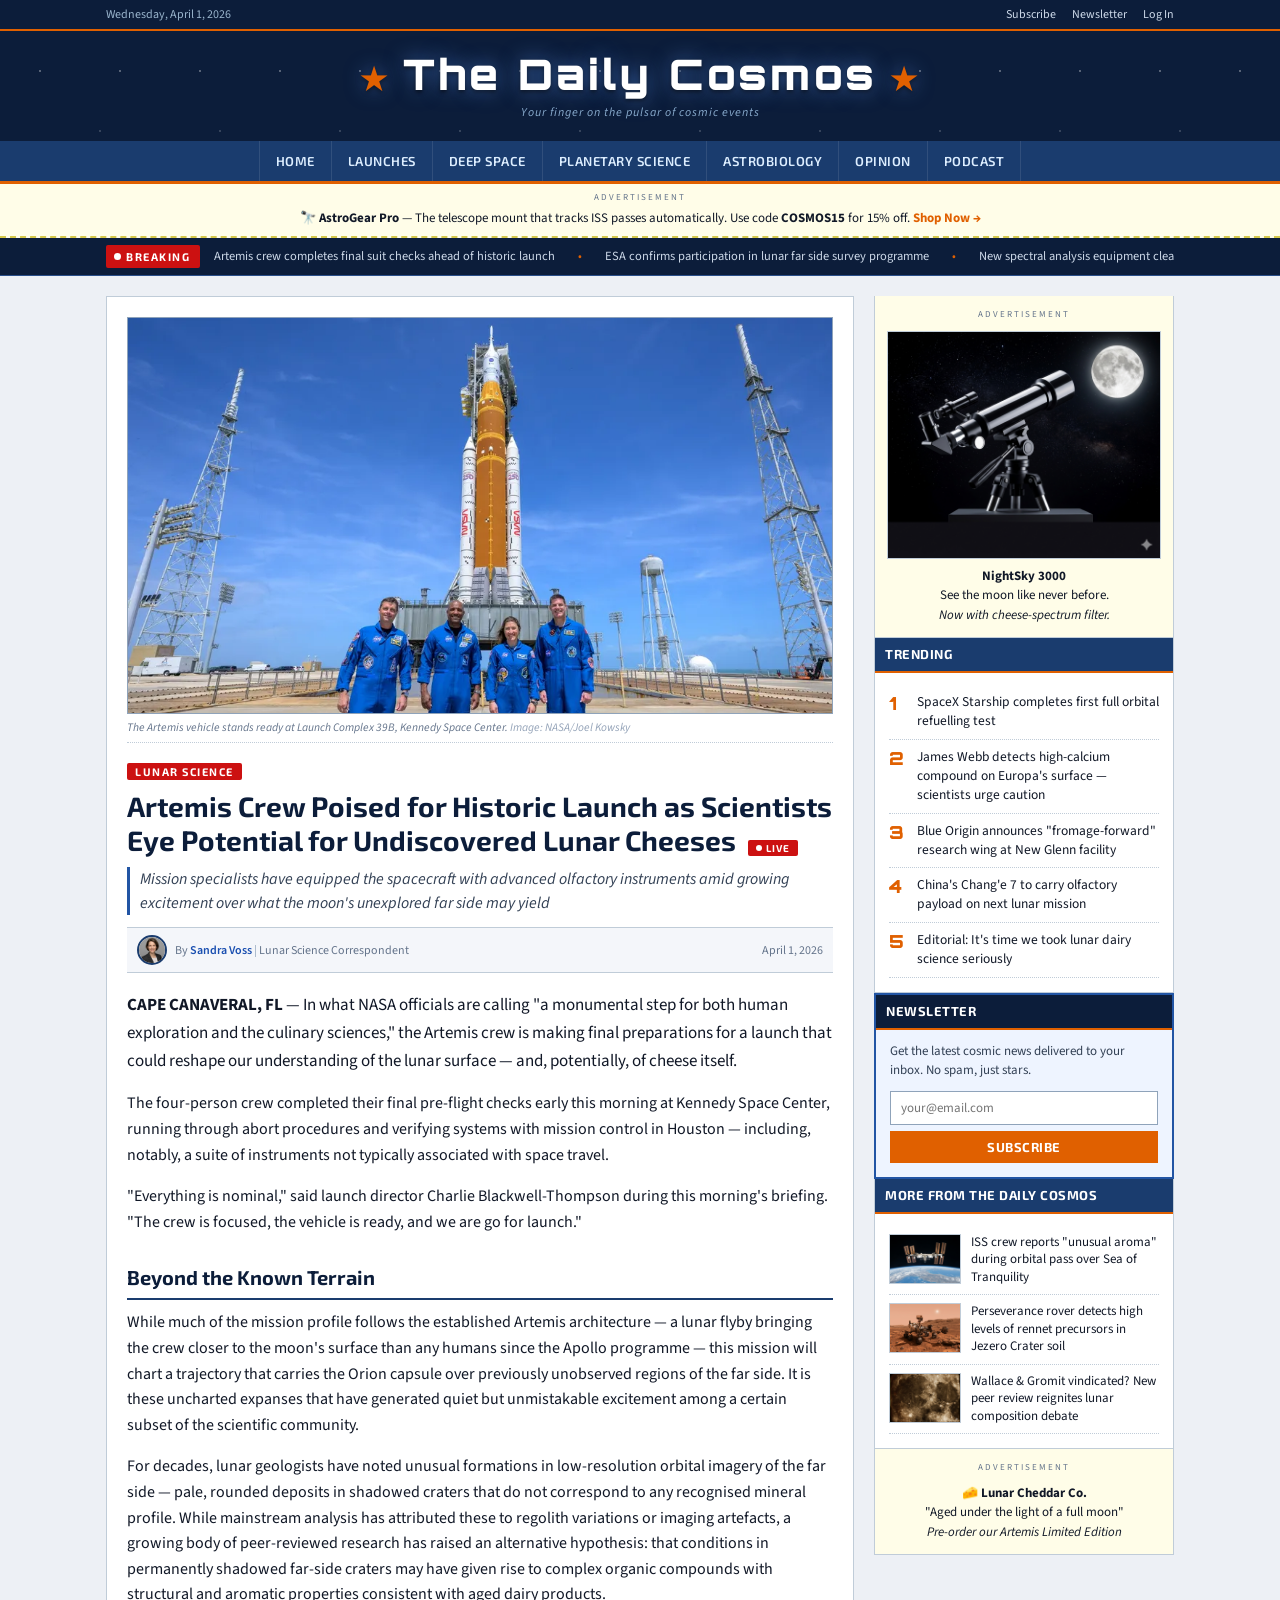
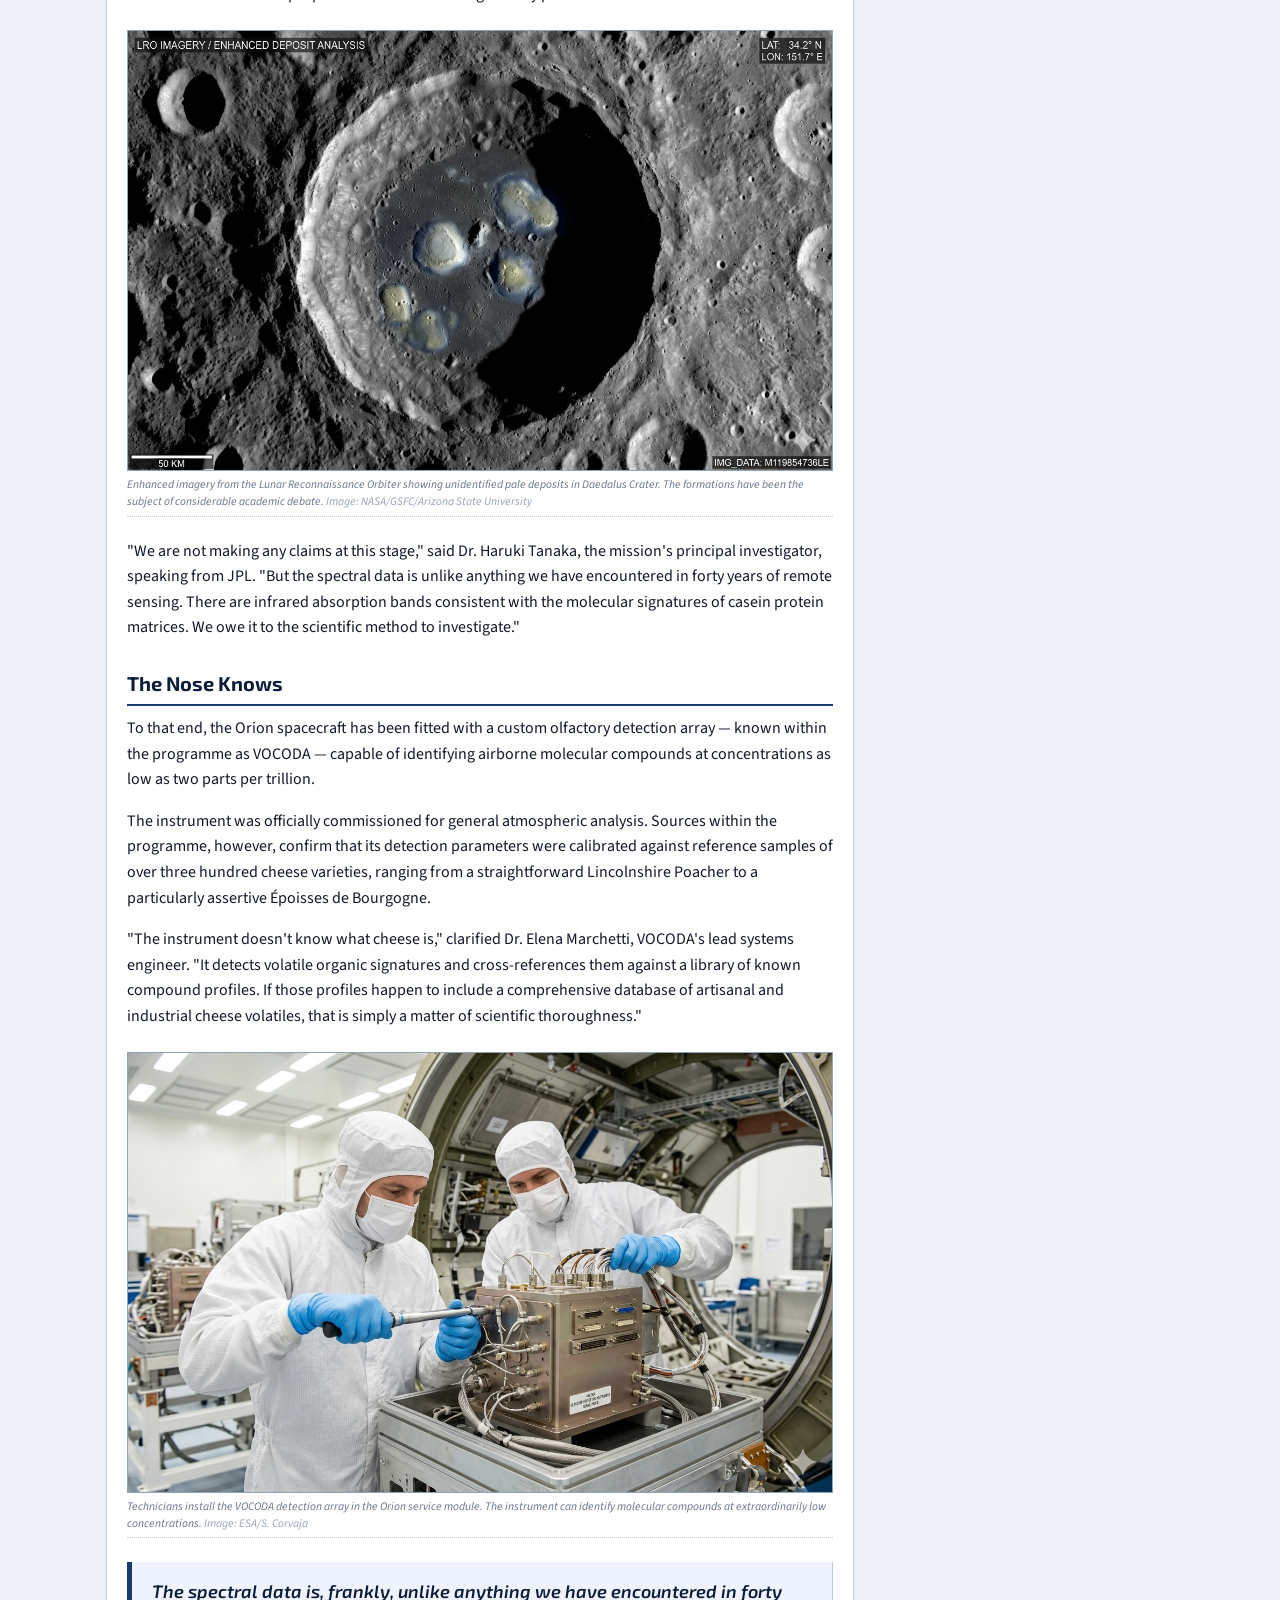
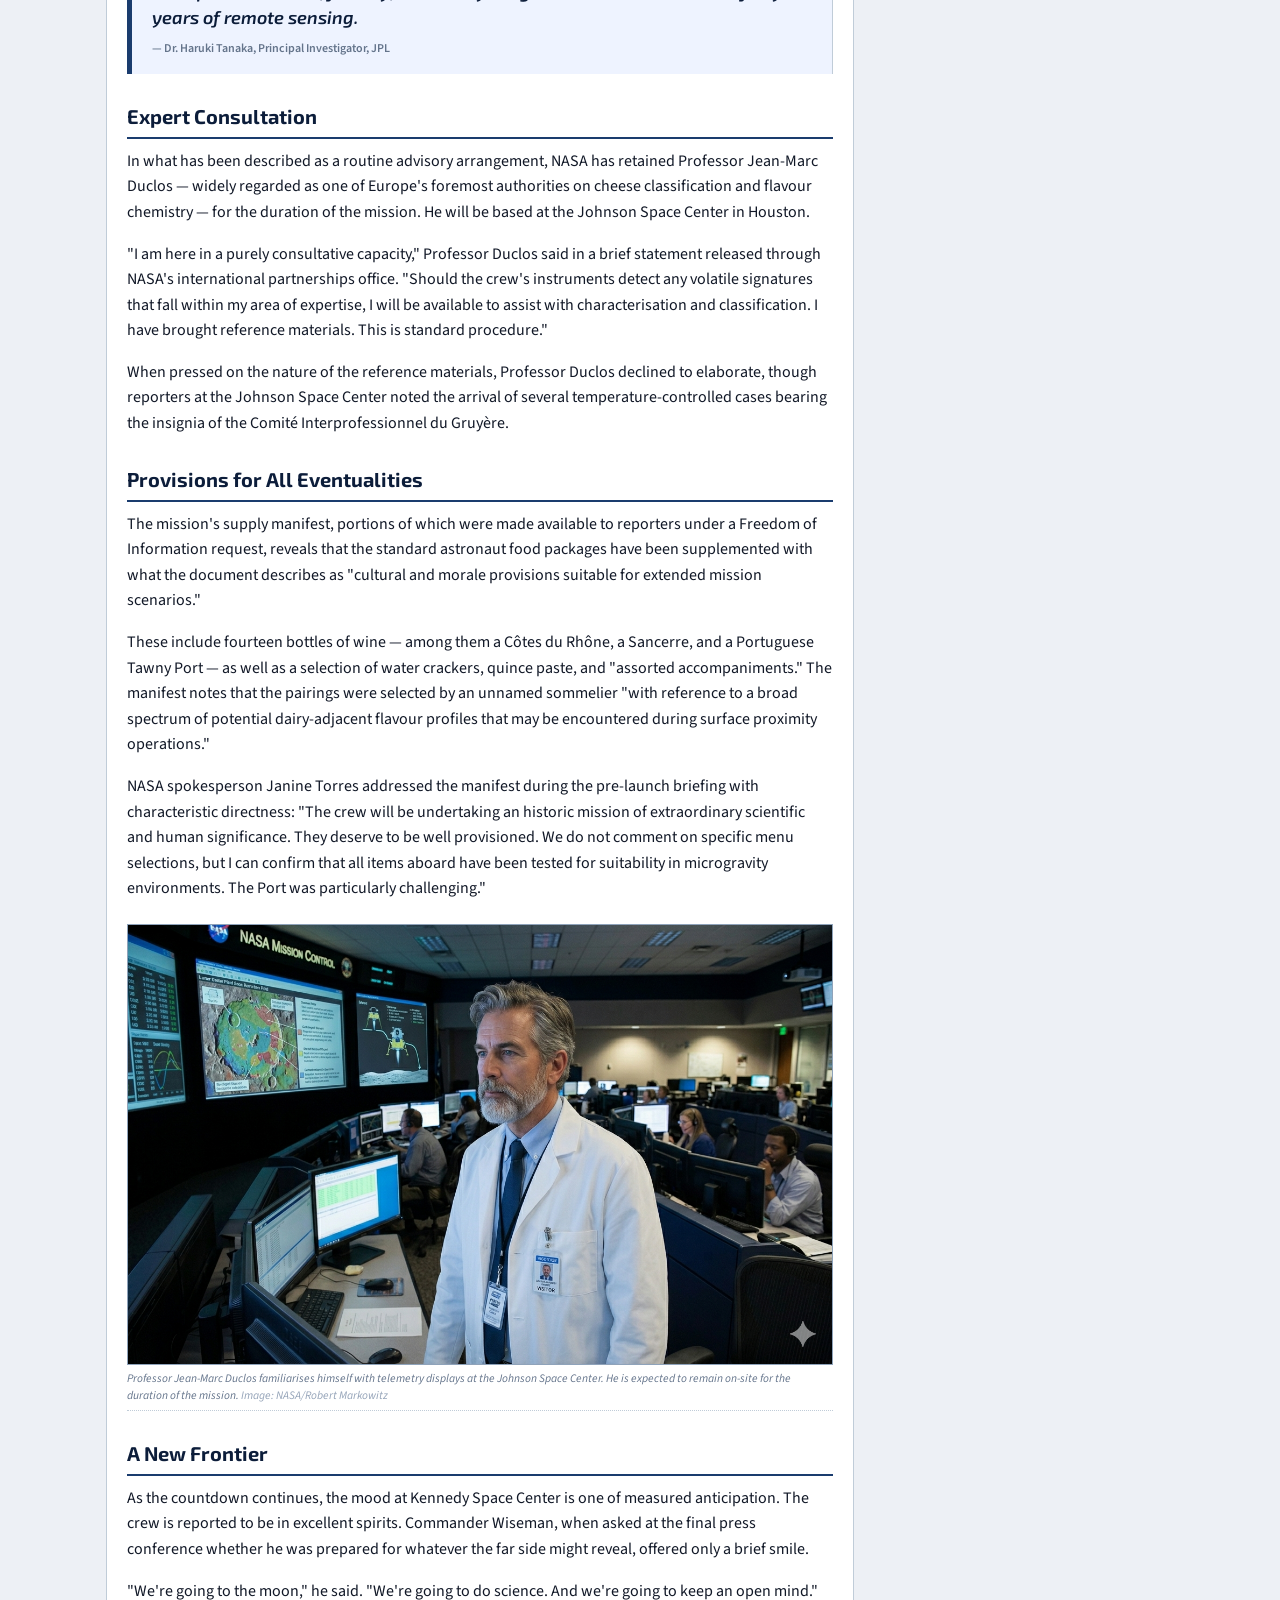
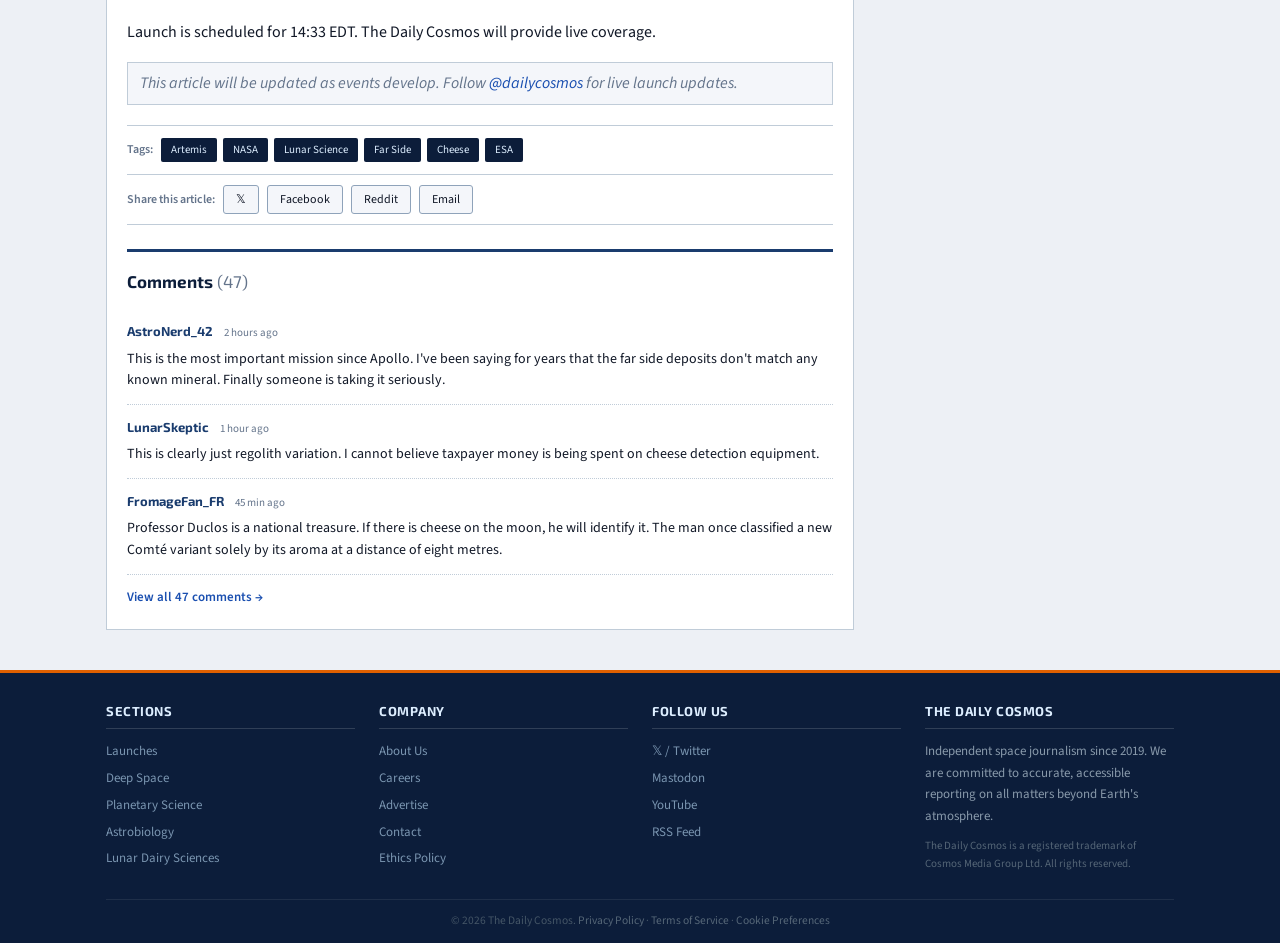
<file: index.html>
<!DOCTYPE html>
<html lang="en">
<head>
    <meta charset="UTF-8">
    <meta name="viewport" content="width=device-width, initial-scale=1.0">
    <title>The Daily Cosmos — Your Finger on the Pulsar</title>
    <link rel="preconnect" href="https://fonts.googleapis.com">
    <link rel="preconnect" href="https://fonts.gstatic.com" crossorigin>
    <link href="https://fonts.googleapis.com/css2?family=Orbitron:wght@400;700;900&family=Exo+2:ital,wght@0,400;0,600;0,700;1,400&family=Source+Sans+3:ital,wght@0,400;0,600;1,400&display=swap" rel="stylesheet">
    <link rel="stylesheet" href="style.css">
</head>
<body>

<!-- Top Bar -->
<div class="top-bar">
    <div class="container top-bar-inner">
        <span class="top-bar-date">Wednesday, April 1, 2026</span>
        <nav class="top-bar-nav">
            <a href="404.html">Subscribe</a>
            <a href="404.html">Newsletter</a>
            <a href="404.html">Log In</a>
        </nav>
    </div>
</div>

<!-- Header -->
<header class="site-header">
    <div class="container">
        <div class="header-inner">
            <div class="logo-area">
                <h1 class="site-title"><a href="index.html">The Daily Cosmos</a></h1>
                <p class="tagline">Your finger on the pulsar of cosmic events</p>
            </div>
        </div>
    </div>
</header>

<!-- Navigation -->
<nav class="main-nav">
    <div class="container">
        <ul class="nav-links">
            <li><a href="404.html">Home</a></li>
            <li><a href="404.html">Launches</a></li>
            <li><a href="404.html">Deep Space</a></li>
            <li><a href="404.html">Planetary Science</a></li>
            <li><a href="404.html">Astrobiology</a></li>
            <li><a href="404.html">Opinion</a></li>
            <li><a href="404.html">Podcast</a></li>
        </ul>
    </div>
</nav>

<!-- Banner Ad -->
<div class="banner-ad">
    <div class="container">
        <a href="404.html" class="ad-link">
            <div class="ad-content">
                <span class="ad-label">ADVERTISEMENT</span>
                <div class="ad-body">
                    <strong>🔭 AstroGear Pro</strong> — The telescope mount that tracks ISS passes automatically. Use code <strong>COSMOS15</strong> for 15% off. <span class="ad-cta">Shop Now →</span>
                </div>
            </div>
        </a>
    </div>
</div>

<!-- Breaking News Ticker -->
<div class="breaking-ticker">
    <div class="container">
        <span class="breaking-label">BREAKING</span>
        <div class="ticker-wrap">
            <div class="ticker-content">
                <span>Artemis crew completes final suit checks ahead of historic launch</span>
                <span class="ticker-sep">•</span>
                <span>ESA confirms participation in lunar far side survey programme</span>
                <span class="ticker-sep">•</span>
                <span>New spectral analysis equipment cleared for lunar surface deployment</span>
                <span class="ticker-sep">•</span>
                <span>French National Centre for Dairy Research issues statement on lunar mineral composition</span>
            </div>
        </div>
    </div>
</div>

<!-- Main Content -->
<main class="site-main">
    <div class="container main-grid">

        <!-- Article Column -->
        <article class="main-article">

            <!-- Hero Image -->
            <figure class="hero-image">
                <img src="images/artemis-launch-pad.jpg" alt="Artemis rocket on the launch pad at Kennedy Space Center, bathed in floodlights at dawn">
                <figcaption>The Artemis vehicle stands ready at Launch Complex 39B, Kennedy Space Center. <span class="credit">Image: NASA/Joel Kowsky</span></figcaption>
            </figure>

            <!-- Article Header -->
            <header class="article-header">
                <span class="article-category"><a href="404.html">LUNAR SCIENCE</a></span>
                <h2 class="article-title">Artemis Crew Poised for Historic Launch as Scientists Eye Potential for Undiscovered Lunar Cheeses <span class="live-badge">LIVE</span></h2>
                <p class="article-subtitle">Mission specialists have equipped the spacecraft with advanced olfactory instruments amid growing excitement over what the moon's unexplored far side may yield</p>
                <div class="article-meta">
                    <img src="images/author-avatar.png" alt="Sandra Voss" class="author-avatar">
                    <div class="meta-text">
                        <span class="author-name">By <a href="404.html">Sandra Voss</a></span>
                        <span class="meta-separator">|</span>
                        <span class="article-section">Lunar Science Correspondent</span>
                    </div>
                    <time class="article-date" datetime="2026-04-01">April 1, 2026</time>
                </div>
            </header>

            <!-- Article Body -->
            <div class="article-body">

                <p class="lead"><strong>CAPE CANAVERAL, FL</strong> — In what NASA officials are calling "a monumental step for both human exploration and the culinary sciences," the Artemis crew is making final preparations for a launch that could reshape our understanding of the lunar surface — and, potentially, of cheese itself.</p>

                <p>The four-person crew completed their final pre-flight checks early this morning at Kennedy Space Center, running through abort procedures and verifying systems with mission control in Houston — including, notably, a suite of instruments not typically associated with space travel.</p>

                <p>"Everything is nominal," said launch director Charlie Blackwell-Thompson during this morning's briefing. "The crew is focused, the vehicle is ready, and we are go for launch."</p>

                <h3>Beyond the Known Terrain</h3>

                <p>While much of the mission profile follows the established Artemis architecture — a lunar flyby bringing the crew closer to the moon's surface than any humans since the Apollo programme — this mission will chart a trajectory that carries the Orion capsule over previously unobserved regions of the far side. It is these uncharted expanses that have generated quiet but unmistakable excitement among a certain subset of the scientific community.</p>

                <p>For decades, lunar geologists have noted unusual formations in low-resolution orbital imagery of the far side — pale, rounded deposits in shadowed craters that do not correspond to any recognised mineral profile. While mainstream analysis has attributed these to regolith variations or imaging artefacts, a growing body of peer-reviewed research has raised an alternative hypothesis: that conditions in permanently shadowed far-side craters may have given rise to complex organic compounds with structural and aromatic properties consistent with aged dairy products.</p>

                <figure class="article-image">
                    <img src="images/lunar-crater-deposits.png" alt="Enhanced orbital image showing pale rounded deposits in a shadowed lunar crater">
                    <figcaption>Enhanced imagery from the Lunar Reconnaissance Orbiter showing unidentified pale deposits in Daedalus Crater. The formations have been the subject of considerable academic debate. <span class="credit">Image: NASA/GSFC/Arizona State University</span></figcaption>
                </figure>

                <p>"We are not making any claims at this stage," said Dr. Haruki Tanaka, the mission's principal investigator, speaking from JPL. "But the spectral data is unlike anything we have encountered in forty years of remote sensing. There are infrared absorption bands consistent with the molecular signatures of casein protein matrices. We owe it to the scientific method to investigate."</p>

                <h3>The Nose Knows</h3>

                <p>To that end, the Orion spacecraft has been fitted with a custom olfactory detection array — known within the programme as VOCODA — capable of identifying airborne molecular compounds at concentrations as low as two parts per trillion.</p>

                <p>The instrument was officially commissioned for general atmospheric analysis. Sources within the programme, however, confirm that its detection parameters were calibrated against reference samples of over three hundred cheese varieties, ranging from a straightforward Lincolnshire Poacher to a particularly assertive Époisses de Bourgogne.</p>

                <p>"The instrument doesn't know what cheese is," clarified Dr. Elena Marchetti, VOCODA's lead systems engineer. "It detects volatile organic signatures and cross-references them against a library of known compound profiles. If those profiles happen to include a comprehensive database of artisanal and industrial cheese volatiles, that is simply a matter of scientific thoroughness."</p>

                <figure class="article-image">
                    <img src="images/vocoda-instrument.png" alt="The VOCODA instrument array being installed in the Orion spacecraft by technicians in clean room suits">
                    <figcaption>Technicians install the VOCODA detection array in the Orion service module. The instrument can identify molecular compounds at extraordinarily low concentrations. <span class="credit">Image: ESA/S. Corvaja</span></figcaption>
                </figure>

                <blockquote class="pull-quote">
                    <p>The spectral data is, frankly, unlike anything we have encountered in forty years of remote sensing.</p>
                    <cite>— Dr. Haruki Tanaka, Principal Investigator, JPL</cite>
                </blockquote>

                <h3>Expert Consultation</h3>

                <p>In what has been described as a routine advisory arrangement, NASA has retained Professor Jean-Marc Duclos — widely regarded as one of Europe's foremost authorities on cheese classification and flavour chemistry — for the duration of the mission. He will be based at the Johnson Space Center in Houston.</p>

                <p>"I am here in a purely consultative capacity," Professor Duclos said in a brief statement released through NASA's international partnerships office. "Should the crew's instruments detect any volatile signatures that fall within my area of expertise, I will be available to assist with characterisation and classification. I have brought reference materials. This is standard procedure."</p>

                <p>When pressed on the nature of the reference materials, Professor Duclos declined to elaborate, though reporters at the Johnson Space Center noted the arrival of several temperature-controlled cases bearing the insignia of the Comité Interprofessionnel du Gruyère.</p>

                <h3>Provisions for All Eventualities</h3>

                <p>The mission's supply manifest, portions of which were made available to reporters under a Freedom of Information request, reveals that the standard astronaut food packages have been supplemented with what the document describes as "cultural and morale provisions suitable for extended mission scenarios."</p>

                <p>These include fourteen bottles of wine — among them a Côtes du Rhône, a Sancerre, and a Portuguese Tawny Port — as well as a selection of water crackers, quince paste, and "assorted accompaniments." The manifest notes that the pairings were selected by an unnamed sommelier "with reference to a broad spectrum of potential dairy-adjacent flavour profiles that may be encountered during surface proximity operations."</p>

                <p>NASA spokesperson Janine Torres addressed the manifest during the pre-launch briefing with characteristic directness: "The crew will be undertaking an historic mission of extraordinary scientific and human significance. They deserve to be well provisioned. We do not comment on specific menu selections, but I can confirm that all items aboard have been tested for suitability in microgravity environments. The Port was particularly challenging."</p>

                <figure class="article-image">
                    <img src="images/mission-control-duclos.png" alt="Mission control room at Johnson Space Center with banks of monitors, with a distinguished French scientist in a lab coat studying a screen">
                    <figcaption>Professor Jean-Marc Duclos familiarises himself with telemetry displays at the Johnson Space Center. He is expected to remain on-site for the duration of the mission. <span class="credit">Image: NASA/Robert Markowitz</span></figcaption>
                </figure>

                <h3>A New Frontier</h3>

                <p>As the countdown continues, the mood at Kennedy Space Center is one of measured anticipation. The crew is reported to be in excellent spirits. Commander Wiseman, when asked at the final press conference whether he was prepared for whatever the far side might reveal, offered only a brief smile.</p>

                <p>"We're going to the moon," he said. "We're going to do science. And we're going to keep an open mind."</p>

                <p>Launch is scheduled for 14:33 EDT. The Daily Cosmos will provide live coverage.</p>

                <p class="article-update"><em>This article will be updated as events develop. Follow <a href="404.html">@dailycosmos</a> for live launch updates.</em></p>

            </div>

            <!-- Article Tags -->
            <div class="article-tags">
                <span class="tag-label">Tags:</span>
                <a href="404.html" class="tag">Artemis</a>
                <a href="404.html" class="tag">NASA</a>
                <a href="404.html" class="tag">Lunar Science</a>
                <a href="404.html" class="tag">Far Side</a>
                <a href="404.html" class="tag">Cheese</a>
                <a href="404.html" class="tag">ESA</a>
            </div>

            <!-- Share Bar -->
            <div class="share-bar">
                <span class="share-label">Share this article:</span>
                <a href="404.html" class="share-btn">𝕏</a>
                <a href="404.html" class="share-btn">Facebook</a>
                <a href="404.html" class="share-btn">Reddit</a>
                <a href="404.html" class="share-btn">Email</a>
            </div>

            <!-- Comments Teaser -->
            <div class="comments-section">
                <h3>Comments <span class="comment-count">(47)</span></h3>
                <div class="comment">
                    <strong>AstroNerd_42</strong> <span class="comment-time">2 hours ago</span>
                    <p>This is the most important mission since Apollo. I've been saying for years that the far side deposits don't match any known mineral. Finally someone is taking it seriously.</p>
                </div>
                <div class="comment">
                    <strong>LunarSkeptic</strong> <span class="comment-time">1 hour ago</span>
                    <p>This is clearly just regolith variation. I cannot believe taxpayer money is being spent on cheese detection equipment.</p>
                </div>
                <div class="comment">
                    <strong>FromageFan_FR</strong> <span class="comment-time">45 min ago</span>
                    <p>Professor Duclos is a national treasure. If there is cheese on the moon, he will identify it. The man once classified a new Comté variant solely by its aroma at a distance of eight metres.</p>
                </div>
                <a href="404.html" class="view-all-comments">View all 47 comments →</a>
            </div>

        </article>

        <!-- Sidebar -->
        <aside class="sidebar">

            <!-- Sidebar Ad -->
            <div class="sidebar-ad">
                <span class="ad-label">ADVERTISEMENT</span>
                <div class="sidebar-ad-content">
                    <a href="404.html">
                        <img src="images/ad-telescope.png" alt="NightSky 3000 Telescope advertisement">
                        <p><strong>NightSky 3000</strong><br>See the moon like never before.<br><em>Now with cheese-spectrum filter.</em></p>
                    </a>
                </div>
            </div>

            <!-- Trending Stories -->
            <div class="sidebar-section">
                <h3 class="sidebar-heading">Trending</h3>
                <ol class="trending-list">
                    <li><a href="404.html">SpaceX Starship completes first full orbital refuelling test</a></li>
                    <li><a href="404.html">James Webb detects high-calcium compound on Europa's surface — scientists urge caution</a></li>
                    <li><a href="404.html">Blue Origin announces "fromage-forward" research wing at New Glenn facility</a></li>
                    <li><a href="404.html">China's Chang'e 7 to carry olfactory payload on next lunar mission</a></li>
                    <li><a href="404.html">Editorial: It's time we took lunar dairy science seriously</a></li>
                </ol>
            </div>

            <!-- Newsletter Signup -->
            <div class="sidebar-section newsletter-box">
                <h3 class="sidebar-heading">Newsletter</h3>
                <p>Get the latest cosmic news delivered to your inbox. No spam, just stars.</p>
                <form class="newsletter-form" action="404.html">
                    <input type="email" placeholder="your@email.com" class="newsletter-input">
                    <button type="submit" class="newsletter-btn">Subscribe</button>
                </form>
            </div>

            <!-- More Stories -->
            <div class="sidebar-section">
                <h3 class="sidebar-heading">More from The Daily Cosmos</h3>
                <div class="sidebar-story">
                    <img src="images/sidebar-iss.png" alt="International Space Station">
                    <a href="404.html">ISS crew reports "unusual aroma" during orbital pass over Sea of Tranquility</a>
                </div>
                <div class="sidebar-story">
                    <img src="images/sidebar-mars.png" alt="Mars rover">
                    <a href="404.html">Perseverance rover detects high levels of rennet precursors in Jezero Crater soil</a>
                </div>
                <div class="sidebar-story">
                    <img src="images/sidebar-wallace.png" alt="Archive photo">
                    <a href="404.html">Wallace & Gromit vindicated? New peer review reignites lunar composition debate</a>
                </div>
            </div>

            <!-- Sidebar Ad 2 -->
            <div class="sidebar-ad">
                <span class="ad-label">ADVERTISEMENT</span>
                <div class="sidebar-ad-content">
                    <a href="404.html">
                        <p><strong>🧀 Lunar Cheddar Co.</strong><br>"Aged under the light of a full moon"<br><em>Pre-order our Artemis Limited Edition</em></p>
                    </a>
                </div>
            </div>

        </aside>

    </div>
</main>

<!-- Footer -->
<footer class="site-footer">
    <div class="container">
        <div class="footer-grid">
            <div class="footer-col">
                <h4>Sections</h4>
                <ul>
                    <li><a href="404.html">Launches</a></li>
                    <li><a href="404.html">Deep Space</a></li>
                    <li><a href="404.html">Planetary Science</a></li>
                    <li><a href="404.html">Astrobiology</a></li>
                    <li><a href="404.html">Lunar Dairy Sciences</a></li>
                </ul>
            </div>
            <div class="footer-col">
                <h4>Company</h4>
                <ul>
                    <li><a href="404.html">About Us</a></li>
                    <li><a href="404.html">Careers</a></li>
                    <li><a href="404.html">Advertise</a></li>
                    <li><a href="404.html">Contact</a></li>
                    <li><a href="404.html">Ethics Policy</a></li>
                </ul>
            </div>
            <div class="footer-col">
                <h4>Follow Us</h4>
                <ul>
                    <li><a href="404.html">𝕏 / Twitter</a></li>
                    <li><a href="404.html">Mastodon</a></li>
                    <li><a href="404.html">YouTube</a></li>
                    <li><a href="404.html">RSS Feed</a></li>
                </ul>
            </div>
            <div class="footer-col footer-about">
                <h4>The Daily Cosmos</h4>
                <p>Independent space journalism since 2019. We are committed to accurate, accessible reporting on all matters beyond Earth's atmosphere.</p>
                <p class="footer-small">The Daily Cosmos is a registered trademark of Cosmos Media Group Ltd. All rights reserved.</p>
            </div>
        </div>
        <div class="footer-bottom">
            <p>&copy; 2026 The Daily Cosmos. <a href="404.html">Privacy Policy</a> · <a href="404.html">Terms of Service</a> · <a href="404.html">Cookie Preferences</a></p>
        </div>
    </div>
</footer>

</body>
</html>
</file>
<file: style.css>
/* ==========================================================
   THE DAILY COSMOS — Space Enthusiast News
   "The Internet's #1 Source for Independent Space Coverage"
   ========================================================== */

@import url('https://fonts.googleapis.com/css2?family=Orbitron:wght@400;700;900&family=Exo+2:ital,wght@0,400;0,600;0,700;1,400&family=Source+Sans+3:ital,wght@0,400;0,600;1,400&display=swap');

:root {
  --navy:        #0c1d3a;
  --navy-mid:    #1a3c6e;
  --navy-light:  #2255a4;
  --navy-border: #2a4f8a;
  --bg:          #edf0f5;
  --bg-white:    #ffffff;
  --bg-alt:      #f4f6fa;
  --orange:      #e06000;
  --orange-b:    #ff7722;
  --red:         #cc1111;
  --silver:      #7a90a8;
  --text:        #111827;
  --text-mid:    #334155;
  --text-light:  #64748b;
  --link:        #1a4fb0;
  --link-hover:  #0d3080;
  --border:      #c0ccd8;
  --border-dark: #8fa3ba;
  --ad-bg:       #fffde8;
  --ad-border:   #d4c84a;
  --ticker-bg:   #0c1d3a;

  --font-logo:   'Orbitron', 'Arial Black', sans-serif;
  --font-head:   'Exo 2', Arial, sans-serif;
  --font-body:   'Source Sans 3', Arial, Helvetica, sans-serif;
  --max-width:   1100px;
}

/* ---- Reset ---- */
*, *::before, *::after { margin: 0; padding: 0; box-sizing: border-box; }
html { font-size: 16px; }

body {
  font-family: var(--font-body);
  color: var(--text);
  background: var(--bg);
  font-size: 16px;
  line-height: 1.6;
}

a { color: var(--link); text-decoration: none; }
a:hover { color: var(--link-hover); text-decoration: underline; }
img { max-width: 100%; height: auto; display: block; }

.container { max-width: var(--max-width); margin: 0 auto; padding: 0 16px; }

/* ==========================================================
   TOP BAR
   ========================================================== */
.top-bar {
  background: var(--navy);
  color: #ccd8e8;
  font-family: var(--font-body);
  font-size: 12px;
  padding: 5px 0;
  border-bottom: 2px solid var(--orange);
}

.top-bar-inner {
  display: flex;
  justify-content: space-between;
  align-items: center;
}

.top-bar-date { color: #99b4cc; }

.top-bar-nav a {
  color: #ccd8e8;
  margin-left: 14px;
  font-size: 12px;
}

.top-bar-nav a:hover { color: var(--orange-b); text-decoration: underline; }

/* ==========================================================
   HEADER / MASTHEAD
   ========================================================== */
.site-header {
  background: var(--navy);
  padding: 20px 0 18px;
  /* Starfield-ish background */
  background-image:
    radial-gradient(white 1px, transparent 1px),
    radial-gradient(white 1px, transparent 1px);
  background-size: 80px 80px, 120px 120px;
  background-position: 0 0, 40px 40px;
  background-color: #0c1d3a;
  /* Tone it down so stars aren't too loud */
  position: relative;
}

.site-header::after {
  content: '';
  position: absolute;
  inset: 0;
  background: linear-gradient(180deg, rgba(12,29,58,0.6) 0%, rgba(12,29,58,0.85) 100%);
  pointer-events: none;
}

.header-inner { position: relative; z-index: 1; }

.logo-area { text-align: center; }

.site-title {
  font-family: var(--font-logo);
  font-size: 42px;
  font-weight: 900;
  letter-spacing: 3px;
  line-height: 1.1;
  color: #ffffff;
  text-shadow: 0 0 20px rgba(100,160,255,0.5), 0 2px 4px rgba(0,0,0,0.8);
}

.site-title a { color: #ffffff; text-decoration: none; }
.site-title a:hover { color: #ddeeff; text-decoration: none; }

/* The little rocket decoration */
.site-title::before {
  content: '★ ';
  color: var(--orange);
  font-size: 30px;
  vertical-align: middle;
}
.site-title::after {
  content: ' ★';
  color: var(--orange);
  font-size: 30px;
  vertical-align: middle;
}

.tagline {
  font-family: var(--font-body);
  font-size: 12px;
  color: #88aacc;
  margin-top: 6px;
  font-style: italic;
  letter-spacing: 1px;
  text-align: center;
}

/* ==========================================================
   MAIN NAV
   ========================================================== */
.main-nav {
  background: var(--navy-mid);
  border-bottom: 3px solid var(--orange);
}

.nav-links {
  list-style: none;
  display: flex;
  justify-content: center;
  flex-wrap: wrap;
}

.nav-links li a {
  display: block;
  padding: 10px 16px;
  font-family: var(--font-head);
  font-size: 13px;
  font-weight: 600;
  text-transform: uppercase;
  letter-spacing: 0.5px;
  color: #ddeeff;
  border-right: 1px solid rgba(255,255,255,0.1);
}

.nav-links li a:hover {
  background: var(--navy-light);
  color: #ffffff;
  text-decoration: none;
}

.nav-links li:first-child a { border-left: 1px solid rgba(255,255,255,0.1); }

/* ==========================================================
   BANNER AD
   ========================================================== */
.banner-ad {
  background: var(--ad-bg);
  border-bottom: 2px dashed var(--ad-border);
  padding: 7px 0;
}

.ad-link { text-decoration: none; color: var(--text); display: block; }
.ad-link:hover { text-decoration: none; }

.ad-content { text-align: center; font-family: var(--font-body); font-size: 13px; }

.ad-label {
  font-size: 9px;
  text-transform: uppercase;
  letter-spacing: 2px;
  color: var(--text-light);
  display: block;
  margin-bottom: 2px;
}

.ad-cta { color: var(--orange); font-weight: 700; }

/* ==========================================================
   BREAKING TICKER
   ========================================================== */
.breaking-ticker {
  background: var(--ticker-bg);
  border-bottom: 1px solid var(--navy-border);
  padding: 7px 0;
  overflow: hidden;
}

.breaking-ticker .container { display: flex; align-items: center; gap: 0; }

.breaking-label {
  font-family: var(--font-head);
  font-size: 11px;
  font-weight: 700;
  background: var(--red);
  color: #fff;
  padding: 3px 10px 3px 8px;
  border-radius: 2px;
  flex-shrink: 0;
  margin-right: 14px;
  letter-spacing: 1.5px;
  text-transform: uppercase;
  position: relative;
  display: flex;
  align-items: center;
  gap: 5px;
}

/* Blinking dot before BREAKING */
.breaking-label::before {
  content: '';
  width: 7px;
  height: 7px;
  background: #fff;
  border-radius: 50%;
  flex-shrink: 0;
  animation: blink 1s step-start infinite;
}

@keyframes blink {
  0%, 100% { opacity: 1; }
  50%       { opacity: 0; }
}

.ticker-wrap { overflow: hidden; flex: 1; }

.ticker-content {
  font-family: var(--font-body);
  font-size: 12.5px;
  color: #ccd8e8;
  white-space: nowrap;
  animation: ticker-scroll 40s linear infinite;
}

.ticker-sep { margin: 0 20px; color: var(--orange); }

@keyframes ticker-scroll {
  0%   { transform: translateX(100%); }
  100% { transform: translateX(-100%); }
}

/* ==========================================================
   MAIN GRID
   ========================================================== */
.main-grid {
  display: grid;
  grid-template-columns: 1fr 300px;
  gap: 20px;
  padding-top: 20px;
  padding-bottom: 40px;
}

/* ==========================================================
   ARTICLE
   ========================================================== */
.main-article {
  background: var(--bg-white);
  border: 1px solid var(--border);
  padding: 20px;
}

/* Hero Image */
.hero-image { margin-bottom: 16px; }

.hero-image img {
  width: 100%;
  aspect-ratio: 16 / 9;
  object-fit: cover;
  background: #c8d4e0;
  border: 1px solid var(--border-dark);
  min-height: 160px;
}

.hero-image figcaption,
.article-image figcaption {
  font-family: var(--font-body);
  font-size: 11.5px;
  color: var(--text-light);
  margin-top: 5px;
  line-height: 1.5;
  font-style: italic;
  border-bottom: 1px dotted var(--border);
  padding-bottom: 5px;
}

.credit { color: #94a3b8; }

/* Article Header */
.article-header { margin-bottom: 18px; }

.article-category {
  display: inline-block;
  margin-bottom: 6px;
}

.article-category a {
  font-family: var(--font-head);
  font-size: 11px;
  font-weight: 700;
  text-transform: uppercase;
  letter-spacing: 1.5px;
  color: #fff;
  background: var(--red);
  padding: 2px 8px;
  border-radius: 2px;
}

.article-category a:hover { text-decoration: none; background: #a00; }

.article-title {
  font-family: var(--font-head);
  font-size: 28px;
  font-weight: 700;
  line-height: 1.2;
  margin-bottom: 10px;
  color: var(--navy);
}

.article-subtitle {
  font-size: 16px;
  color: var(--text-mid);
  line-height: 1.5;
  margin-bottom: 12px;
  border-left: 3px solid var(--navy-light);
  padding-left: 10px;
  font-style: italic;
}

.article-meta {
  display: flex;
  align-items: center;
  gap: 8px;
  padding: 8px 0;
  border-top: 1px solid var(--border);
  border-bottom: 1px solid var(--border);
  font-family: var(--font-body);
  font-size: 12px;
  color: var(--text-light);
  flex-wrap: wrap;
  background: var(--bg-alt);
  padding: 7px 10px;
}

.author-avatar {
  width: 30px;
  height: 30px;
  border-radius: 50%;
  background: #c8d4e0;
  border: 2px solid var(--navy-mid);
  object-fit: cover;
}

.author-name a { color: var(--link); font-weight: 600; }
.meta-separator { color: var(--border-dark); }
.article-date { margin-left: auto; color: var(--text-light); }

/* ---- LIVE badge ---- */
.live-badge {
  display: inline-flex;
  align-items: center;
  gap: 4px;
  background: var(--red);
  color: #fff;
  font-family: var(--font-head);
  font-size: 10px;
  font-weight: 700;
  letter-spacing: 1px;
  padding: 2px 8px;
  border-radius: 2px;
  text-transform: uppercase;
  margin-left: 6px;
}

.live-badge::before {
  content: '';
  width: 6px;
  height: 6px;
  background: #fff;
  border-radius: 50%;
  animation: blink 1s step-start infinite;
}

/* Article Body */
.article-body { margin-top: 16px; }
.article-body p { margin-bottom: 16px; font-size: 16px; }

.article-body .lead { font-size: 17px; line-height: 1.65; }

.article-body h3 {
  font-family: var(--font-head);
  font-size: 20px;
  font-weight: 700;
  color: var(--navy);
  margin-top: 26px;
  margin-bottom: 10px;
  padding-bottom: 5px;
  border-bottom: 2px solid var(--navy-mid);
}

.article-image { margin: 22px 0; }

.article-image img {
  width: 100%;
  aspect-ratio: 16 / 10;
  object-fit: cover;
  background: #c8d4e0;
  border: 1px solid var(--border-dark);
}

.article-update {
  color: var(--text-light);
  font-size: 13px;
  font-style: italic;
  border: 1px solid var(--border);
  background: var(--bg-alt);
  padding: 8px 12px;
  margin-top: 8px;
}

.article-update a { color: var(--link); }

/* Pull Quote (slightly overdone) */
.pull-quote {
  margin: 24px 0;
  padding: 16px 20px;
  background: #eef3ff;
  border-left: 5px solid var(--navy-mid);
  border-right: 1px solid var(--border);
}

.pull-quote p {
  font-family: var(--font-head);
  font-size: 18px;
  font-style: italic;
  font-weight: 600;
  color: var(--navy);
  line-height: 1.45;
  margin-bottom: 0 !important;
}

.pull-quote cite {
  display: block;
  font-size: 12px;
  color: var(--text-light);
  margin-top: 8px;
  font-style: normal;
  font-weight: 600;
}

/* Tags */
.article-tags {
  margin-top: 20px;
  padding-top: 12px;
  border-top: 1px solid var(--border);
  font-family: var(--font-body);
  font-size: 12px;
  display: flex;
  flex-wrap: wrap;
  gap: 6px;
  align-items: center;
}

.tag-label { color: var(--text-light); margin-right: 2px; font-weight: 600; }

.tag {
  background: var(--navy);
  color: #ddeeff;
  padding: 3px 10px;
  font-size: 11px;
  border-radius: 2px;
}

.tag:hover { background: var(--navy-light); color: #fff; text-decoration: none; }

/* Share */
.share-bar {
  margin-top: 12px;
  padding: 10px 0;
  border-top: 1px solid var(--border);
  border-bottom: 1px solid var(--border);
  font-family: var(--font-body);
  font-size: 12px;
  display: flex;
  gap: 8px;
  align-items: center;
  flex-wrap: wrap;
}

.share-label { color: var(--text-light); font-weight: 600; }

.share-btn {
  background: var(--bg-alt);
  border: 1px solid var(--border-dark);
  padding: 4px 12px;
  font-size: 12px;
  color: var(--text);
  border-radius: 3px;
  font-family: var(--font-body);
}

.share-btn:hover { background: var(--navy); color: #fff; border-color: var(--navy); text-decoration: none; }

/* Comments */
.comments-section {
  margin-top: 24px;
  border-top: 3px solid var(--navy-mid);
  padding-top: 16px;
}

.comments-section h3 {
  font-family: var(--font-head);
  font-size: 17px;
  font-weight: 700;
  margin-bottom: 14px;
  color: var(--navy);
}

.comment-count { color: var(--text-light); font-weight: 400; }

.comment {
  padding: 12px 0;
  border-bottom: 1px dotted var(--border);
  font-size: 14px;
}

.comment strong {
  font-family: var(--font-head);
  font-size: 13px;
  color: var(--navy-mid);
}

.comment-time {
  font-size: 11px;
  color: var(--text-light);
  margin-left: 8px;
}

.comment p { margin-top: 5px; font-size: 14px; line-height: 1.55; margin-bottom: 0; }

.view-all-comments {
  display: inline-block;
  margin-top: 12px;
  font-size: 13px;
  font-weight: 600;
  color: var(--link);
}

/* ==========================================================
   SIDEBAR
   ========================================================== */
.sidebar { display: flex; flex-direction: column; gap: 0; }

.sidebar-section {
  margin-bottom: 0;
  padding: 14px;
  background: var(--bg-white);
  border: 1px solid var(--border);
  border-top: none;
}

.sidebar-section:first-child { border-top: 1px solid var(--border); }

.sidebar-heading {
  font-family: var(--font-head);
  font-size: 13px;
  font-weight: 700;
  text-transform: uppercase;
  letter-spacing: 0.5px;
  color: #fff;
  background: var(--navy-mid);
  padding: 6px 10px;
  margin: -14px -14px 12px -14px;
  border-bottom: 2px solid var(--orange);
}

/* Trending */
.trending-list { list-style: none; counter-reset: trending; }

.trending-list li {
  counter-increment: trending;
  padding: 8px 0;
  border-bottom: 1px dotted var(--border);
  font-size: 13.5px;
  line-height: 1.4;
  display: flex;
  align-items: flex-start;
  gap: 10px;
}

.trending-list li::before {
  content: counter(trending);
  font-family: var(--font-logo);
  font-size: 18px;
  font-weight: 900;
  color: var(--orange);
  flex-shrink: 0;
  line-height: 1.2;
  min-width: 18px;
}

.trending-list li a { color: var(--text); }
.trending-list li a:hover { color: var(--link); }

/* Newsletter */
.newsletter-box {
  background: #eef4ff;
  border: 2px solid var(--navy-light) !important;
}

.newsletter-box .sidebar-heading {
  background: var(--navy);
}

.newsletter-box p {
  font-size: 13px;
  color: var(--text-mid);
  margin-bottom: 10px;
  line-height: 1.5;
}

.newsletter-form { display: flex; flex-direction: column; gap: 6px; }

.newsletter-input {
  width: 100%;
  padding: 7px 10px;
  border: 1px solid var(--border-dark);
  font-family: var(--font-body);
  font-size: 13px;
  color: var(--text);
  background: #fff;
  outline: none;
}

.newsletter-input:focus { border-color: var(--navy-mid); }

.newsletter-btn {
  width: 100%;
  padding: 8px;
  background: var(--orange);
  color: #fff;
  border: none;
  font-family: var(--font-head);
  font-size: 13px;
  font-weight: 700;
  cursor: pointer;
  letter-spacing: 0.5px;
  text-transform: uppercase;
}

.newsletter-btn:hover { background: var(--orange-b); }

/* Sidebar Stories */
.sidebar-story {
  display: flex;
  gap: 10px;
  padding: 8px 0;
  border-bottom: 1px dotted var(--border);
  align-items: flex-start;
}

.sidebar-story img {
  width: 72px;
  height: 50px;
  object-fit: cover;
  background: #c8d4e0;
  border: 1px solid var(--border);
  flex-shrink: 0;
}

.sidebar-story a {
  font-size: 13px;
  line-height: 1.35;
  color: var(--text);
}

.sidebar-story a:hover { color: var(--link); }

/* Sidebar Ads */
.sidebar-ad {
  margin-bottom: 0;
  background: var(--ad-bg);
  border: 1px solid var(--border);
  border-top: none;
  padding: 12px;
  text-align: center;
}

.sidebar-ad .ad-label { margin-bottom: 8px; }
.sidebar-ad-content a { color: var(--text); }
.sidebar-ad-content a:hover { text-decoration: none; }

.sidebar-ad-content img {
  margin: 0 auto 8px;
  background: #c8d4e0;
  border: 1px solid var(--border);
  aspect-ratio: 300 / 250;
}

.sidebar-ad-content p {
  font-family: var(--font-body);
  font-size: 13px;
  line-height: 1.5;
}

/* ==========================================================
   FOOTER
   ========================================================== */
.site-footer {
  background: var(--navy);
  color: #8899aa;
  padding: 28px 0 0;
  font-family: var(--font-body);
  font-size: 13px;
  border-top: 3px solid var(--orange);
}

.footer-grid {
  display: grid;
  grid-template-columns: repeat(4, 1fr);
  gap: 24px;
  padding-bottom: 24px;
  border-bottom: 1px solid rgba(255,255,255,0.08);
}

.footer-col h4 {
  color: #ddeeff;
  font-family: var(--font-head);
  font-size: 13px;
  font-weight: 700;
  text-transform: uppercase;
  letter-spacing: 0.5px;
  margin-bottom: 12px;
  padding-bottom: 6px;
  border-bottom: 1px solid rgba(255,255,255,0.15);
}

.footer-col ul { list-style: none; }
.footer-col li { margin-bottom: 6px; }
.footer-col a { color: #7a95b0; }
.footer-col a:hover { color: #ddeeff; text-decoration: underline; }
.footer-about p { line-height: 1.65; }
.footer-small { font-size: 11px; margin-top: 10px; color: #556677; }

.footer-bottom {
  padding: 12px 0;
  text-align: center;
  font-size: 11.5px;
  color: #445566;
}

.footer-bottom a { color: #556677; }
.footer-bottom a:hover { color: #99bbcc; }

/* ==========================================================
   RESPONSIVE
   ========================================================== */
@media (max-width: 860px) {
  .main-grid { grid-template-columns: 1fr; }
  .sidebar { order: 2; }
  .sidebar-section:first-child { border-top: 1px solid var(--border); }
  .article-title { font-size: 23px; }
  .site-title { font-size: 28px; letter-spacing: 2px; }
  .nav-links { justify-content: flex-start; }
  .footer-grid { grid-template-columns: repeat(2, 1fr); }
  .article-date { margin-left: 0; }
}

@media (max-width: 500px) {
  .footer-grid { grid-template-columns: 1fr; }
  .top-bar-inner { flex-direction: column; gap: 4px; }
  .article-meta { flex-direction: column; align-items: flex-start; }
  .site-title { font-size: 22px; }
  .site-title::before, .site-title::after { font-size: 18px; }
  .share-bar { flex-wrap: wrap; }
}
</file>
